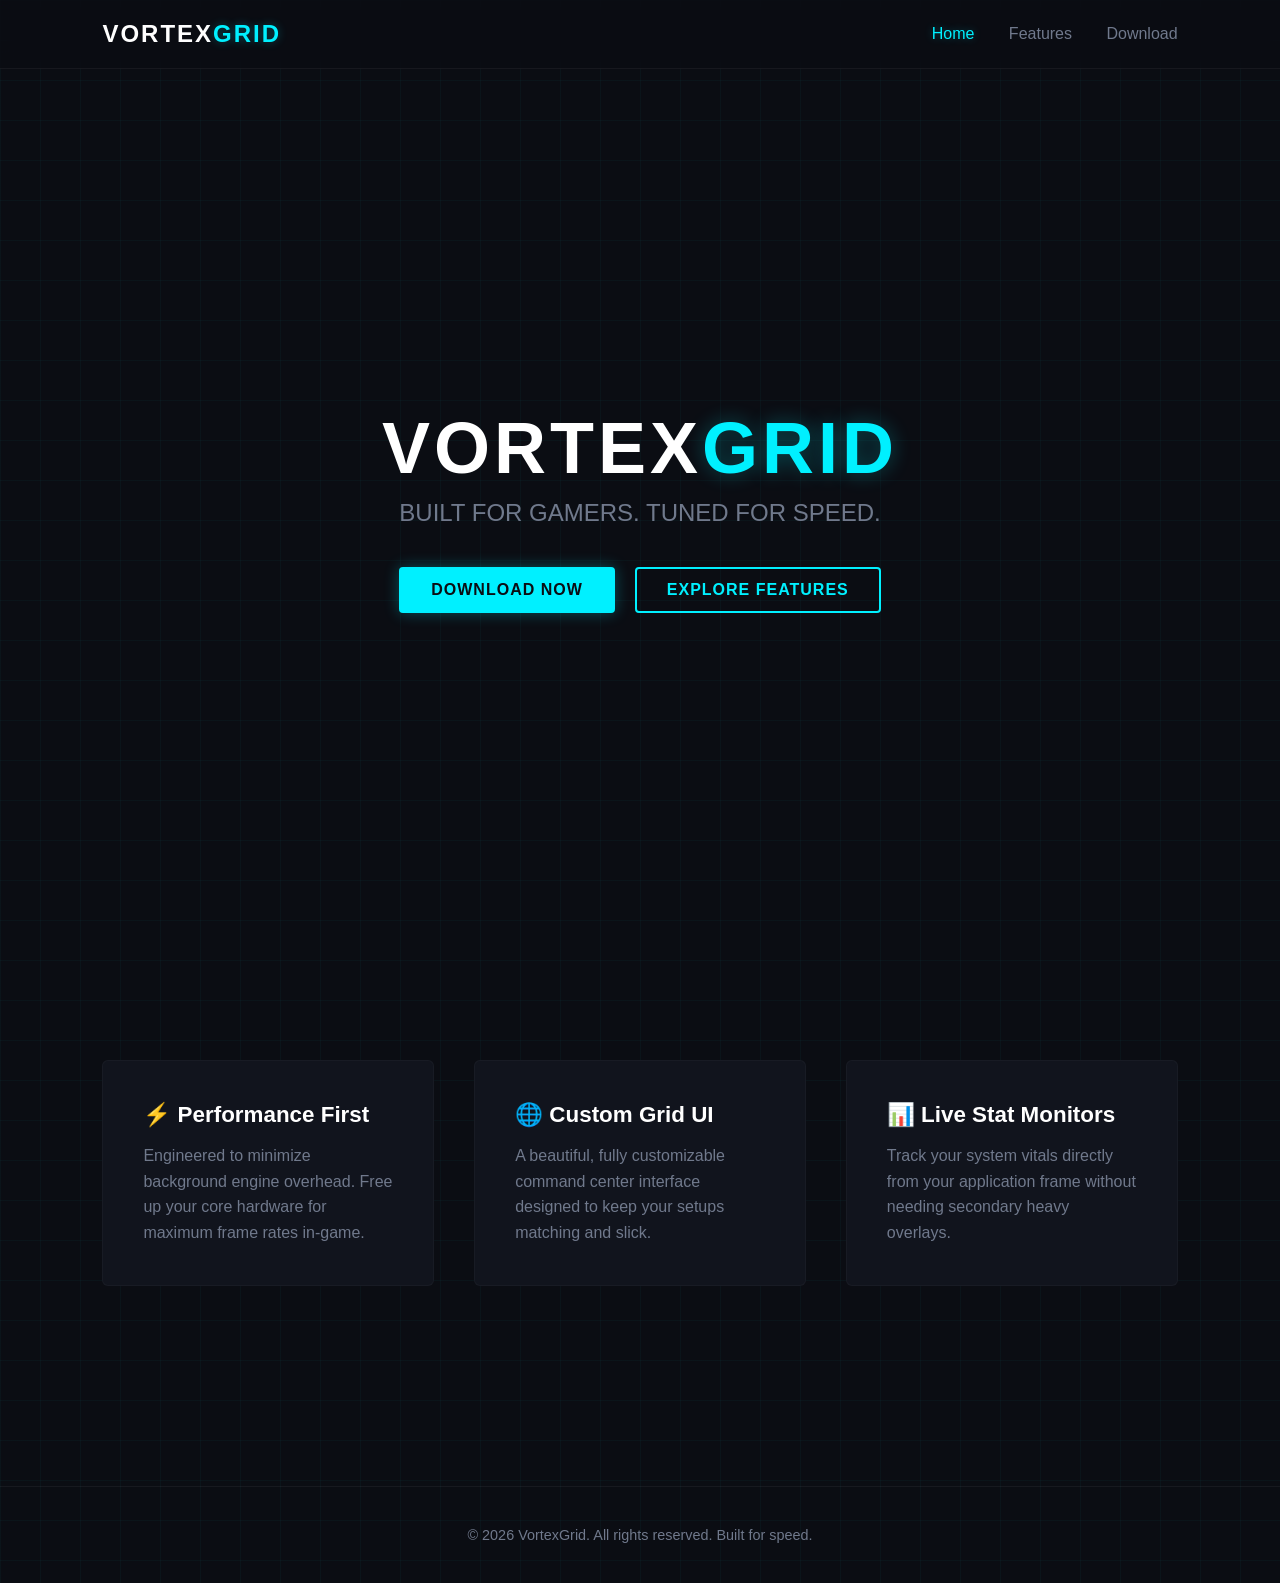
<file: index.html>
<!DOCTYPE html>
<html lang="en">
<head>
    <meta charset="UTF-8">
    <meta name="viewport" content="width=device-width, initial-scale=1.0">
    <title>VortexGrid | Built For Gamers. Tuned For Speed.</title>
    <link rel="stylesheet" href="css/style.css">
    <style>
        /* Landing Page Specific Styling */
        .hero {
            height: 100vh;
            display: flex;
            flex-direction: column;
            justify-content: center;
            align-items: center;
            text-align: center;
            padding: 0 20px;
            margin-top: 60px;
        }

        .hero h1 {
            font-size: 4.5rem;
            font-weight: 900;
            letter-spacing: 4px;
            margin-bottom: 10px;
        }

        .hero h1 span {
            color: var(--accent-color);
            text-shadow: 0 0 20px var(--accent-glow);
        }

        .hero p {
            font-size: 1.5rem;
            color: var(--text-muted);
            margin-bottom: 40px;
            max-width: 600px;
        }

        .cta-group {
            display: flex;
            gap: 20px;
        }

        .features {
            padding: 100px 8%;
            display: grid;
            grid-template-columns: repeat(auto-fit, minmax(300px, 1fr));
            gap: 40px;
        }

        .feature-card {
            background: var(--card-bg);
            padding: 40px;
            border-radius: 6px;
            border: 1px solid rgba(255, 255, 255, 0.03);
            transition: transform 0.3s, border-color 0.3s;
        }

        .feature-card:hover {
            transform: translateY(-5px);
            border-color: var(--accent-color);
        }

        .feature-card h3 {
            font-size: 1.4rem;
            margin-bottom: 15px;
            color: var(--text-main);
        }

        .feature-card p {
            color: var(--text-muted);
            line-height: 1.6;
        }
    </style>
</head>
<body>

    <header>
        <div class="logo">VORTEX<span>GRID</span></div>
        <nav>
            <a href="#" class="active">Home</a>
            <a href="#features">Features</a>
            <a href="downloads/index.html">Download</a>
        </nav>
    </header>

    <section class="hero">
        <h1>VORTEX<span>GRID</span></h1>
        <p>BUILT FOR GAMERS. TUNED FOR SPEED.</p>
        <div class="cta-group">
            <a href="downloads/index.html" class="btn btn-filled">Download Now</a>
            <a href="#features" class="btn">Explore Features</a>
        </div>
    </section>

    <section class="features" id="features">
        <div class="feature-card">
            <h3>⚡ Performance First</h3>
            <p>Engineered to minimize background engine overhead. Free up your core hardware for maximum frame rates in-game.</p>
        </div>
        <div class="feature-card">
            <h3>🌐 Custom Grid UI</h3>
            <p>A beautiful, fully customizable command center interface designed to keep your setups matching and slick.</p>
        </div>
        <div class="feature-card">
            <h3>📊 Live Stat Monitors</h3>
            <p>Track your system vitals directly from your application frame without needing secondary heavy overlays.</p>
        </div>
    </section>

    <footer>
        <p>&copy; 2026 VortexGrid. All rights reserved. Built for speed.</p>
    </footer>

    <script src="js/script.js"></script>
</body>
</html>
</file>
<file: css/style.css>
:root {
    --bg-color: #0b0d13;
    --card-bg: #11141d;
    --accent-color: #00f0ff;
    --accent-glow: rgba(0, 240, 255, 0.3);
    --text-main: #ffffff;
    --text-muted: #70798c;
    --grid-color: rgba(0, 240, 255, 0.03);
}

* {
    margin: 0;
    padding: 0;
    box-sizing: border-box;
    font-family: 'Segoe UI', Tahoma, Geneva, Verdana, sans-serif;
}

body {
    background-color: var(--bg-color);
    color: var(--text-main);
    overflow-x: hidden;
    /* Subtle grid background tracking the browser look */
    background-image: 
        linear-gradient(to right, var(--grid-color) 1px, transparent 1px),
        linear-gradient(to bottom, var(--grid-color) 1px, transparent 1px);
    background-size: 40px 40px;
}

/* Header Navbar */
header {
    display: flex;
    justify-content: space-between;
    align-items: center;
    padding: 20px 8%;
    background: rgba(11, 13, 19, 0.8);
    backdrop-filter: blur(10px);
    border-bottom: 1px solid rgba(255, 255, 255, 0.05);
    position: fixed;
    width: 100%;
    top: 0;
    z-index: 1000;
}

.logo {
    font-size: 1.5rem;
    font-weight: 800;
    letter-spacing: 2px;
    color: var(--text-main);
}

.logo span {
    color: var(--accent-color);
    text-shadow: 0 0 10px var(--accent-glow);
}

nav a {
    color: var(--text-muted);
    text-decoration: none;
    margin-left: 30px;
    transition: color 0.3s;
    font-weight: 500;
}

nav a:hover, nav a.active {
    color: var(--accent-color);
    text-shadow: 0 0 8px var(--accent-glow);
}

/* UI Buttons */
.btn {
    display: inline-block;
    padding: 12px 30px;
    background: transparent;
    color: var(--accent-color);
    border: 2px solid var(--accent-color);
    text-decoration: none;
    font-weight: 600;
    border-radius: 4px;
    text-transform: uppercase;
    letter-spacing: 1px;
    transition: all 0.3s ease;
    cursor: pointer;
}

.btn:hover {
    background: var(--accent-color);
    color: var(--bg-color);
    box-shadow: 0 0 20px var(--accent-color);
}

.btn-filled {
    background: var(--accent-color);
    color: var(--bg-color);
    box-shadow: 0 0 15px var(--accent-glow);
}

.btn-filled:hover {
    background: transparent;
    color: var(--accent-color);
    box-shadow: none;
}

/* Footer */
footer {
    text-align: center;
    padding: 40px;
    color: var(--text-muted);
    border-top: 1px solid rgba(255, 255, 255, 0.05);
    font-size: 0.9rem;
    margin-top: 100px;
}
</file>
